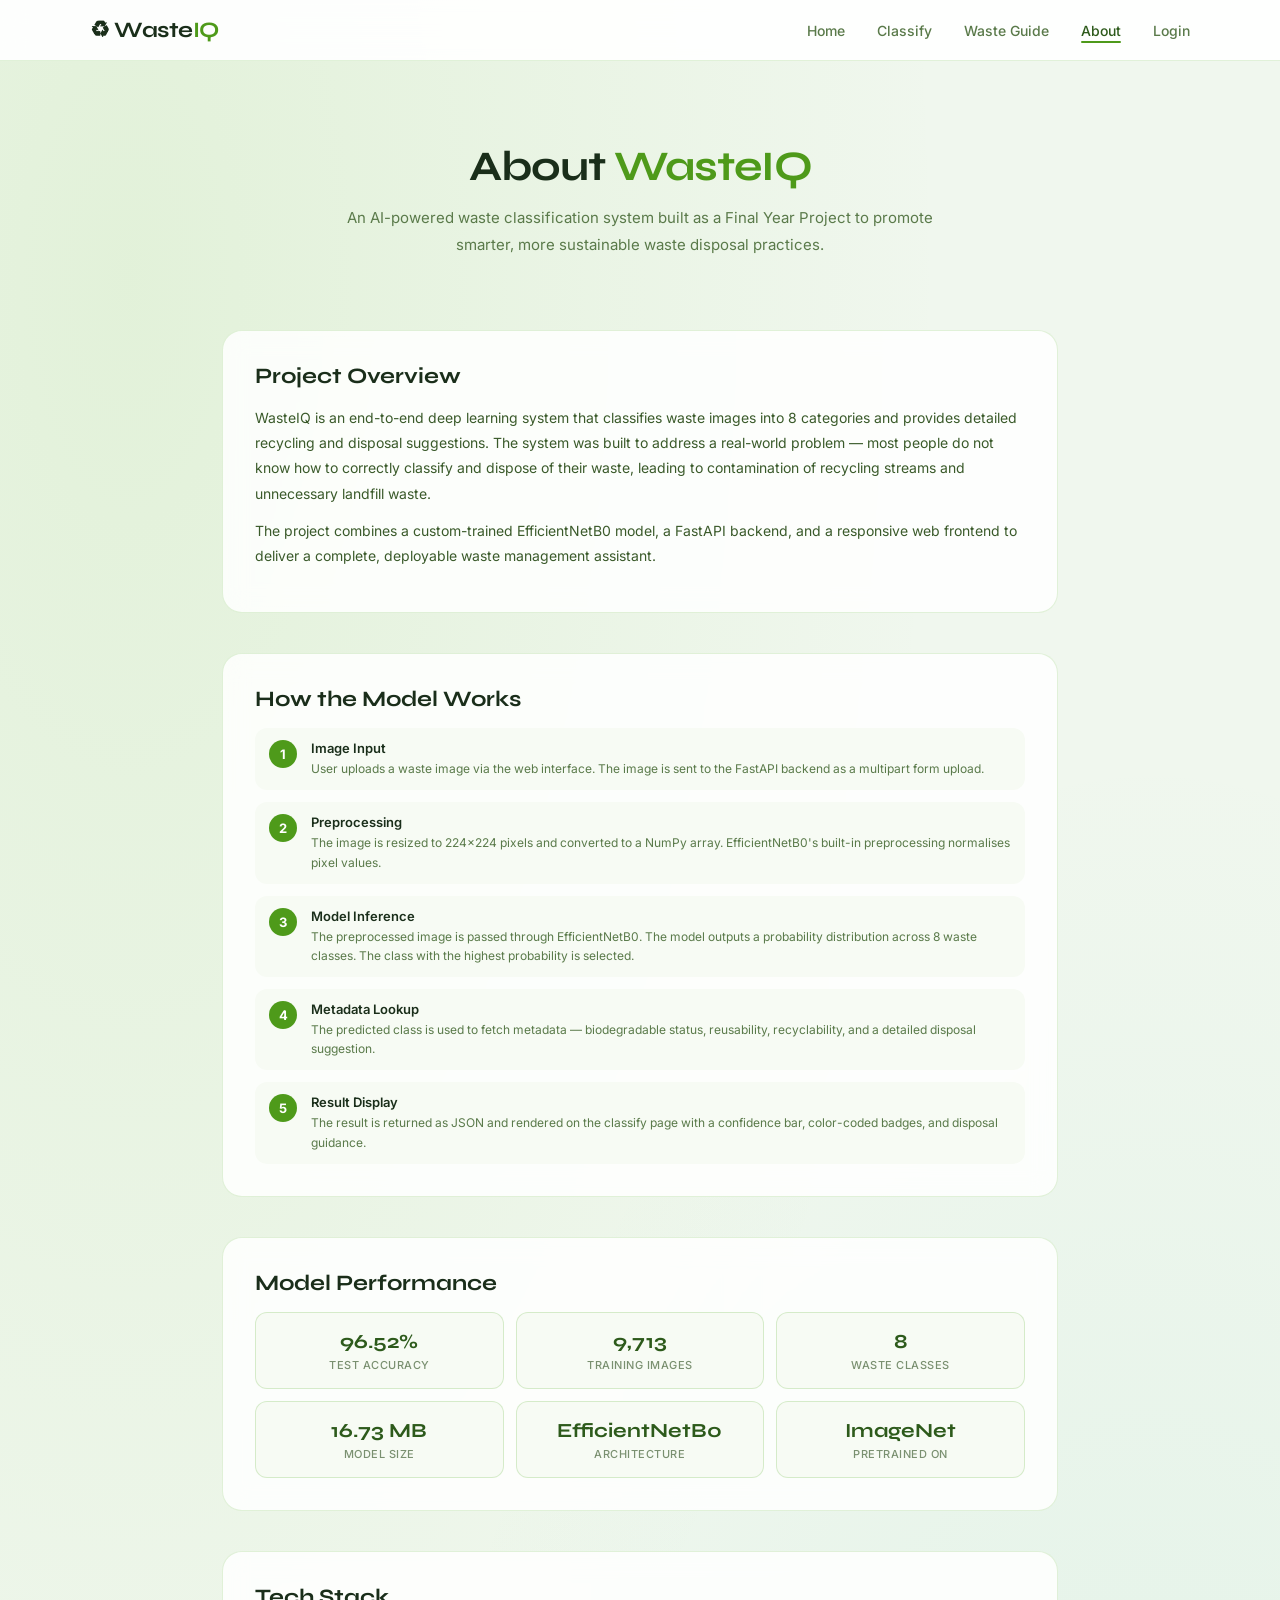
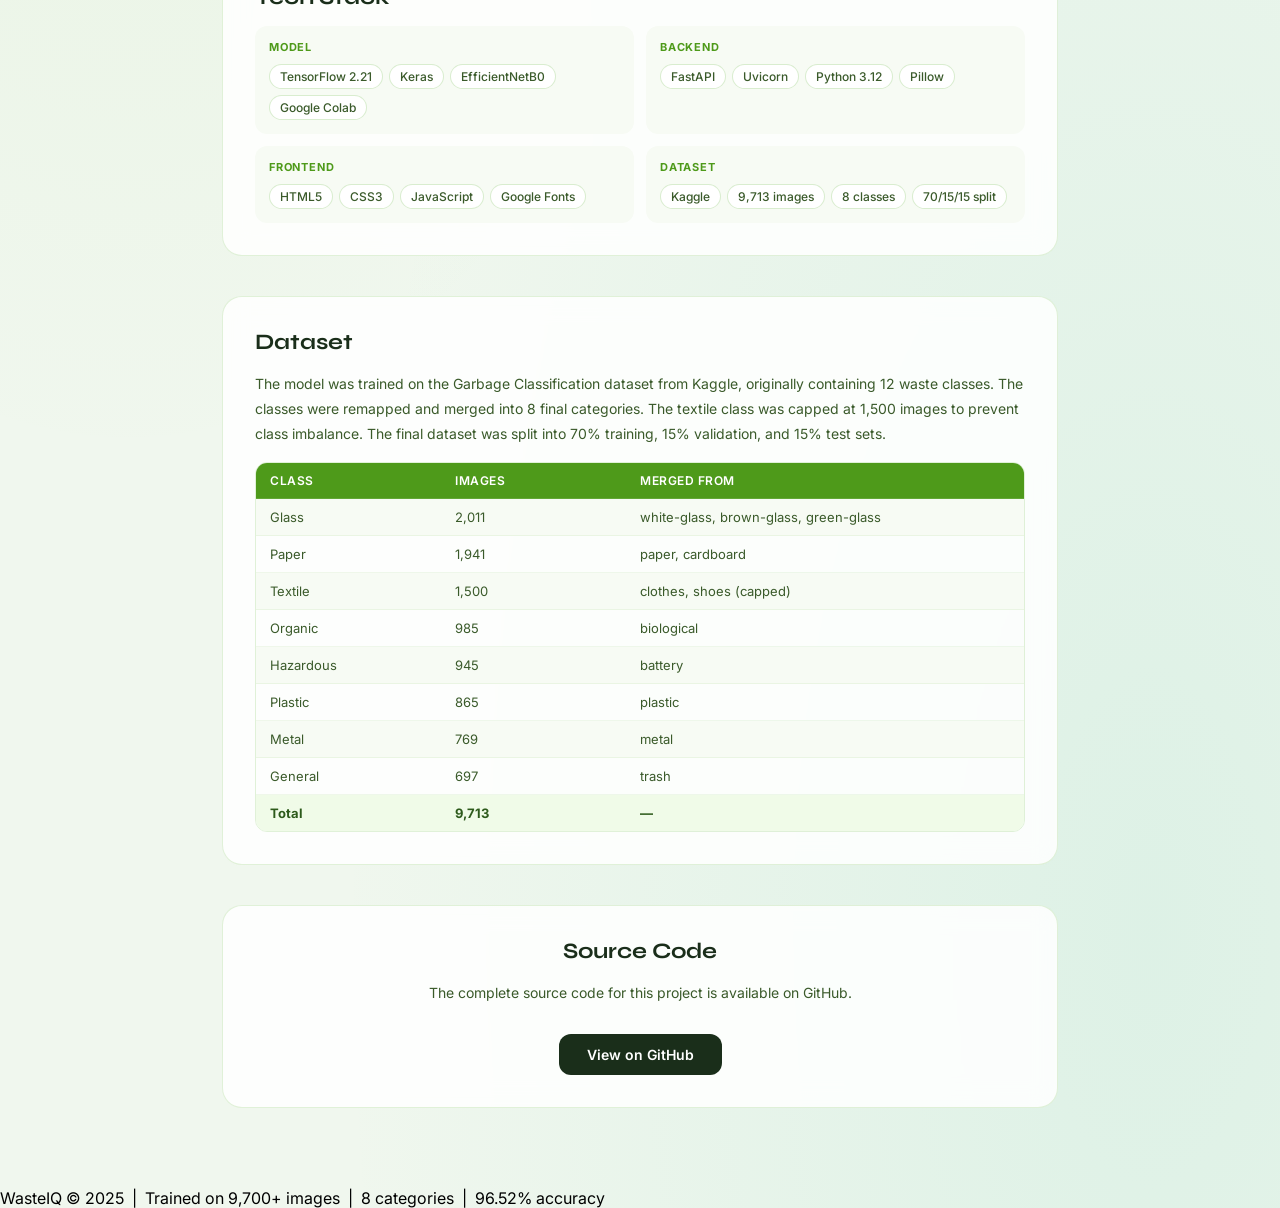
<file: frontend/about.html>
<!DOCTYPE html>
<html lang="en">
<head>
    <meta charset="UTF-8">
    <meta name="viewport" content="width=device-width, initial-scale=1.0">
    <title>WasteIQ — About</title>
    <link rel="stylesheet" href="style.css">
    <link rel="stylesheet" href="about.css">
</head>
<body>

    <nav class="navbar">
        <div class="nav-container">
            <a href="home.html" class="nav-logo">♻ Waste<span>IQ</span></a>
            <ul class="nav-links">
                <li><a href="home.html" class="nav-link">Home</a></li>
                <li><a href="index.html" class="nav-link">Classify</a></li>
                <li><a href="guide.html" class="nav-link">Waste Guide</a></li>
                <li><a href="about.html" class="nav-link active">About</a></li>
                <li><a href="login.html" class="nav-link">Login</a></li>
            </ul>
        </div>
    </nav>

    <div class="about-wrap">

        <!-- Hero -->
        <div class="about-hero">
            <h1>About <span>WasteIQ</span></h1>
            <p>An AI-powered waste classification system built as a Final Year Project to promote smarter, more sustainable waste disposal practices.</p>
        </div>

        <!-- Project Description -->
        <div class="about-section">
            <h2>Project Overview</h2>
            <p>WasteIQ is an end-to-end deep learning system that classifies waste images into 8 categories and provides detailed recycling and disposal suggestions. The system was built to address a real-world problem — most people do not know how to correctly classify and dispose of their waste, leading to contamination of recycling streams and unnecessary landfill waste.</p>
            <p>The project combines a custom-trained EfficientNetB0 model, a FastAPI backend, and a responsive web frontend to deliver a complete, deployable waste management assistant.</p>
        </div>

        <!-- How it works -->
        <div class="about-section">
            <h2>How the Model Works</h2>
            <div class="model-steps">
                <div class="model-step">
                    <div class="ms-num">1</div>
                    <div class="ms-content">
                        <div class="ms-title">Image Input</div>
                        <div class="ms-desc">User uploads a waste image via the web interface. The image is sent to the FastAPI backend as a multipart form upload.</div>
                    </div>
                </div>
                <div class="model-step">
                    <div class="ms-num">2</div>
                    <div class="ms-content">
                        <div class="ms-title">Preprocessing</div>
                        <div class="ms-desc">The image is resized to 224×224 pixels and converted to a NumPy array. EfficientNetB0's built-in preprocessing normalises pixel values.</div>
                    </div>
                </div>
                <div class="model-step">
                    <div class="ms-num">3</div>
                    <div class="ms-content">
                        <div class="ms-title">Model Inference</div>
                        <div class="ms-desc">The preprocessed image is passed through EfficientNetB0. The model outputs a probability distribution across 8 waste classes. The class with the highest probability is selected.</div>
                    </div>
                </div>
                <div class="model-step">
                    <div class="ms-num">4</div>
                    <div class="ms-content">
                        <div class="ms-title">Metadata Lookup</div>
                        <div class="ms-desc">The predicted class is used to fetch metadata — biodegradable status, reusability, recyclability, and a detailed disposal suggestion.</div>
                    </div>
                </div>
                <div class="model-step">
                    <div class="ms-num">5</div>
                    <div class="ms-content">
                        <div class="ms-title">Result Display</div>
                        <div class="ms-desc">The result is returned as JSON and rendered on the classify page with a confidence bar, color-coded badges, and disposal guidance.</div>
                    </div>
                </div>
            </div>
        </div>

        <!-- Model Stats -->
        <div class="about-section">
            <h2>Model Performance</h2>
            <div class="stats-grid">
                <div class="stat-box">
                    <div class="stat-val">96.52%</div>
                    <div class="stat-lbl">Test Accuracy</div>
                </div>
                <div class="stat-box">
                    <div class="stat-val">9,713</div>
                    <div class="stat-lbl">Training Images</div>
                </div>
                <div class="stat-box">
                    <div class="stat-val">8</div>
                    <div class="stat-lbl">Waste Classes</div>
                </div>
                <div class="stat-box">
                    <div class="stat-val">16.73 MB</div>
                    <div class="stat-lbl">Model Size</div>
                </div>
                <div class="stat-box">
                    <div class="stat-val">EfficientNetB0</div>
                    <div class="stat-lbl">Architecture</div>
                </div>
                <div class="stat-box">
                    <div class="stat-val">ImageNet</div>
                    <div class="stat-lbl">Pretrained On</div>
                </div>
            </div>
        </div>

        <!-- Tech Stack -->
        <div class="about-section">
            <h2>Tech Stack</h2>
            <div class="tech-grid">
                <div class="tech-card">
                    <div class="tech-layer">Model</div>
                    <div class="tech-items">
                        <span class="tech-chip">TensorFlow 2.21</span>
                        <span class="tech-chip">Keras</span>
                        <span class="tech-chip">EfficientNetB0</span>
                        <span class="tech-chip">Google Colab</span>
                    </div>
                </div>
                <div class="tech-card">
                    <div class="tech-layer">Backend</div>
                    <div class="tech-items">
                        <span class="tech-chip">FastAPI</span>
                        <span class="tech-chip">Uvicorn</span>
                        <span class="tech-chip">Python 3.12</span>
                        <span class="tech-chip">Pillow</span>
                    </div>
                </div>
                <div class="tech-card">
                    <div class="tech-layer">Frontend</div>
                    <div class="tech-items">
                        <span class="tech-chip">HTML5</span>
                        <span class="tech-chip">CSS3</span>
                        <span class="tech-chip">JavaScript</span>
                        <span class="tech-chip">Google Fonts</span>
                    </div>
                </div>
                <div class="tech-card">
                    <div class="tech-layer">Dataset</div>
                    <div class="tech-items">
                        <span class="tech-chip">Kaggle</span>
                        <span class="tech-chip">9,713 images</span>
                        <span class="tech-chip">8 classes</span>
                        <span class="tech-chip">70/15/15 split</span>
                    </div>
                </div>
            </div>
        </div>

        <!-- Dataset -->
        <div class="about-section">
            <h2>Dataset</h2>
            <p>The model was trained on the Garbage Classification dataset from Kaggle, originally containing 12 waste classes. The classes were remapped and merged into 8 final categories. The textile class was capped at 1,500 images to prevent class imbalance. The final dataset was split into 70% training, 15% validation, and 15% test sets.</p>
            <div class="dataset-table">
                <div class="dt-row dt-header">
                    <span>Class</span>
                    <span>Images</span>
                    <span>Merged From</span>
                </div>
                <div class="dt-row"><span>Glass</span><span>2,011</span><span>white-glass, brown-glass, green-glass</span></div>
                <div class="dt-row"><span>Paper</span><span>1,941</span><span>paper, cardboard</span></div>
                <div class="dt-row"><span>Textile</span><span>1,500</span><span>clothes, shoes (capped)</span></div>
                <div class="dt-row"><span>Organic</span><span>985</span><span>biological</span></div>
                <div class="dt-row"><span>Hazardous</span><span>945</span><span>battery</span></div>
                <div class="dt-row"><span>Plastic</span><span>865</span><span>plastic</span></div>
                <div class="dt-row"><span>Metal</span><span>769</span><span>metal</span></div>
                <div class="dt-row"><span>General</span><span>697</span><span>trash</span></div>
                <div class="dt-row dt-total"><span>Total</span><span>9,713</span><span>—</span></div>
            </div>
        </div>

        <!-- GitHub -->
        <div class="about-section github-section">
            <h2>Source Code</h2>
            <p>The complete source code for this project is available on GitHub.</p>
            <a href="https://github.com/manpreet71/waste-classification" target="_blank" class="github-btn">View on GitHub</a>
        </div>

    </div>

    <footer class="site-footer">
        <p>WasteIQ &copy; 2025 &nbsp;|&nbsp; Trained on 9,700+ images &nbsp;|&nbsp; 8 categories &nbsp;|&nbsp; 96.52% accuracy</p>
    </footer>

</body>
</html>
</file>
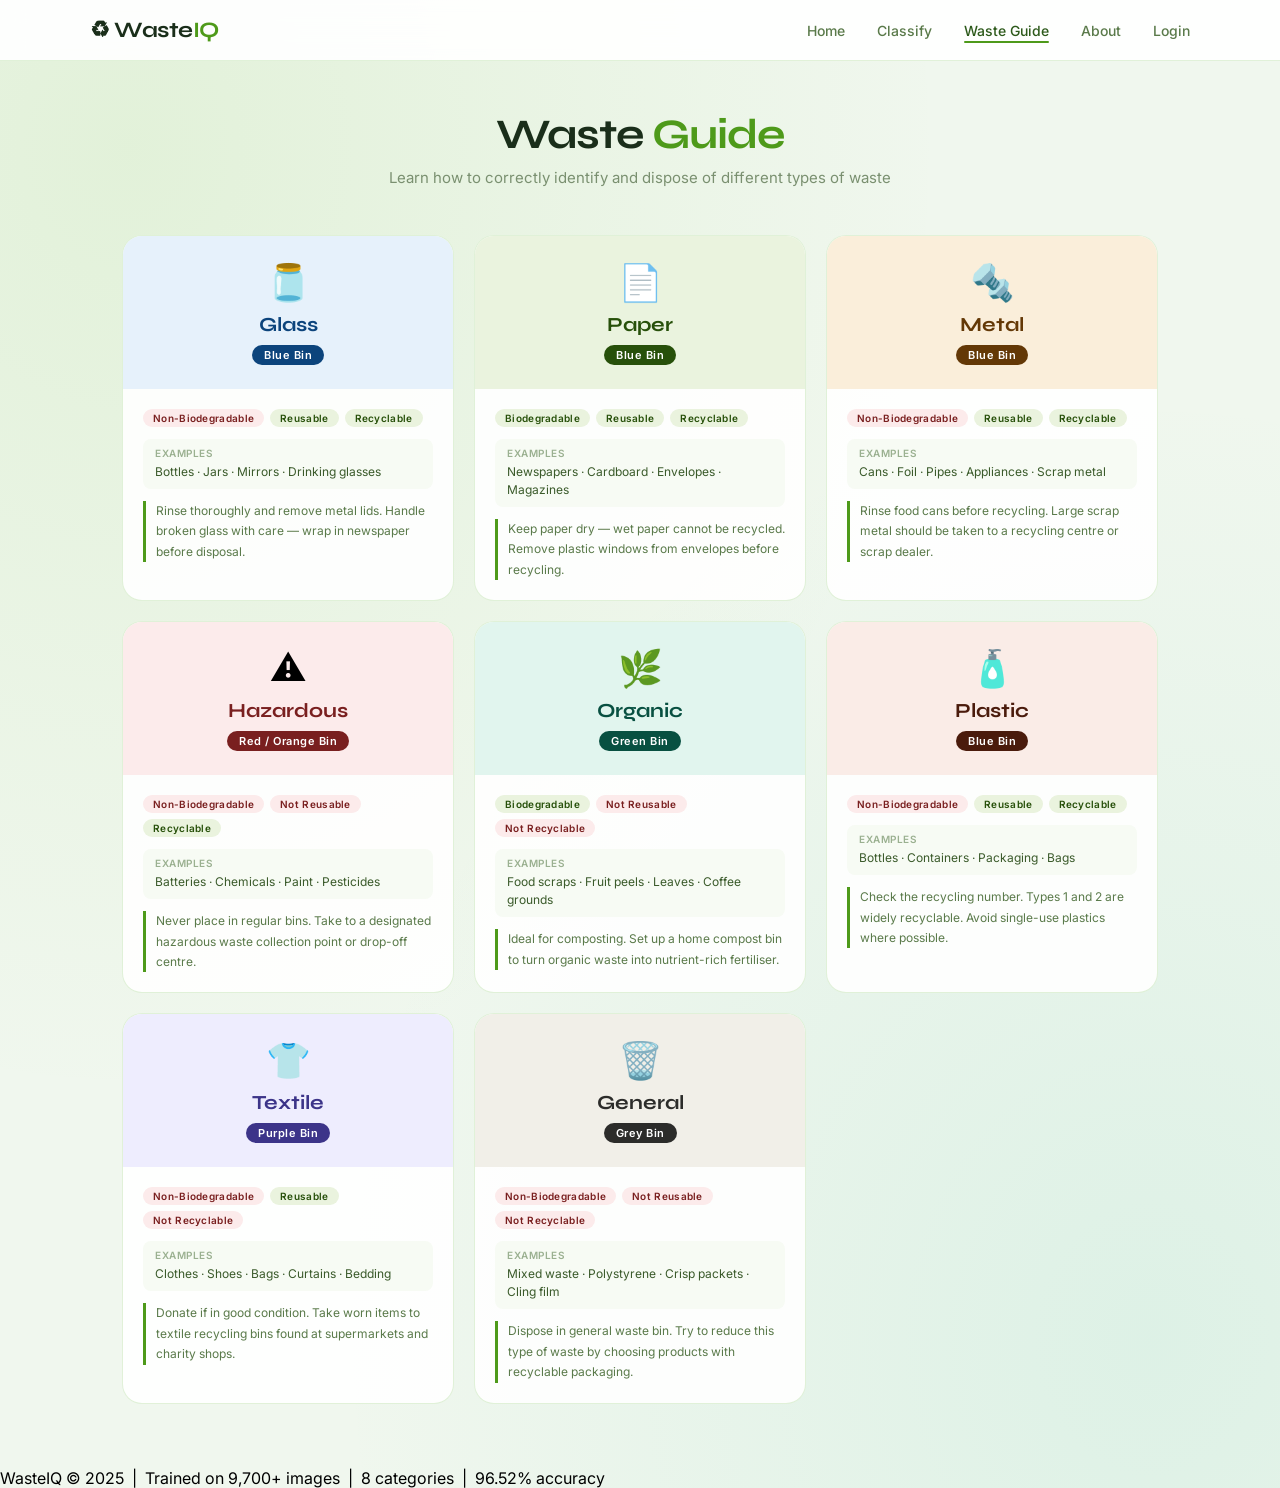
<file: frontend/guide.html>
<!DOCTYPE html>
<html lang="en">
<head>
    <meta charset="UTF-8">
    <meta name="viewport" content="width=device-width, initial-scale=1.0">
    <title>WasteIQ — Waste Guide</title>
    <link rel="stylesheet" href="style.css">
    <link rel="stylesheet" href="guide.css">
</head>
<body>

    <nav class="navbar">
        <div class="nav-container">
            <a href="home.html" class="nav-logo">♻ Waste<span>IQ</span></a>
            <ul class="nav-links">
                <li><a href="home.html" class="nav-link">Home</a></li>
                <li><a href="index.html" class="nav-link">Classify</a></li>
                <li><a href="guide.html" class="nav-link active">Waste Guide</a></li>
                <li><a href="about.html" class="nav-link">About</a></li>
                <li><a href="login.html" class="nav-link">Login</a></li>
            </ul>
        </div>
    </nav>

    <div class="guide-wrap">

        <div class="guide-header">
            <h1>Waste <span>Guide</span></h1>
            <p>Learn how to correctly identify and dispose of different types of waste</p>
        </div>

        <div class="guide-grid">

            <div class="guide-card">
                <div class="guide-card-top" style="background:#E6F1FB;">
                    <div class="guide-icon">🫙</div>
                    <div class="guide-title" style="color:#0C447C;">Glass</div>
                    <div class="guide-bin" style="background:#0C447C;">Blue Bin</div>
                </div>
                <div class="guide-card-body">
                    <div class="guide-tags">
                        <span class="gtag gtag-no">Non-Biodegradable</span>
                        <span class="gtag gtag-yes">Reusable</span>
                        <span class="gtag gtag-yes">Recyclable</span>
                    </div>
                    <div class="guide-examples">
                        <div class="ex-title">Examples</div>
                        <div class="ex-list">Bottles · Jars · Mirrors · Drinking glasses</div>
                    </div>
                    <p class="guide-tip">Rinse thoroughly and remove metal lids. Handle broken glass with care — wrap in newspaper before disposal.</p>
                </div>
            </div>

            <div class="guide-card">
                <div class="guide-card-top" style="background:#EAF3DE;">
                    <div class="guide-icon">📄</div>
                    <div class="guide-title" style="color:#27500A;">Paper</div>
                    <div class="guide-bin" style="background:#27500A;">Blue Bin</div>
                </div>
                <div class="guide-card-body">
                    <div class="guide-tags">
                        <span class="gtag gtag-yes">Biodegradable</span>
                        <span class="gtag gtag-yes">Reusable</span>
                        <span class="gtag gtag-yes">Recyclable</span>
                    </div>
                    <div class="guide-examples">
                        <div class="ex-title">Examples</div>
                        <div class="ex-list">Newspapers · Cardboard · Envelopes · Magazines</div>
                    </div>
                    <p class="guide-tip">Keep paper dry — wet paper cannot be recycled. Remove plastic windows from envelopes before recycling.</p>
                </div>
            </div>

            <div class="guide-card">
                <div class="guide-card-top" style="background:#FAEEDA;">
                    <div class="guide-icon">🔩</div>
                    <div class="guide-title" style="color:#633806;">Metal</div>
                    <div class="guide-bin" style="background:#633806;">Blue Bin</div>
                </div>
                <div class="guide-card-body">
                    <div class="guide-tags">
                        <span class="gtag gtag-no">Non-Biodegradable</span>
                        <span class="gtag gtag-yes">Reusable</span>
                        <span class="gtag gtag-yes">Recyclable</span>
                    </div>
                    <div class="guide-examples">
                        <div class="ex-title">Examples</div>
                        <div class="ex-list">Cans · Foil · Pipes · Appliances · Scrap metal</div>
                    </div>
                    <p class="guide-tip">Rinse food cans before recycling. Large scrap metal should be taken to a recycling centre or scrap dealer.</p>
                </div>
            </div>

            <div class="guide-card">
                <div class="guide-card-top" style="background:#FCEBEB;">
                    <div class="guide-icon">⚠️</div>
                    <div class="guide-title" style="color:#791F1F;">Hazardous</div>
                    <div class="guide-bin" style="background:#791F1F;">Red / Orange Bin</div>
                </div>
                <div class="guide-card-body">
                    <div class="guide-tags">
                        <span class="gtag gtag-no">Non-Biodegradable</span>
                        <span class="gtag gtag-no">Not Reusable</span>
                        <span class="gtag gtag-yes">Recyclable</span>
                    </div>
                    <div class="guide-examples">
                        <div class="ex-title">Examples</div>
                        <div class="ex-list">Batteries · Chemicals · Paint · Pesticides</div>
                    </div>
                    <p class="guide-tip">Never place in regular bins. Take to a designated hazardous waste collection point or drop-off centre.</p>
                </div>
            </div>

            <div class="guide-card">
                <div class="guide-card-top" style="background:#E1F5EE;">
                    <div class="guide-icon">🌿</div>
                    <div class="guide-title" style="color:#085041;">Organic</div>
                    <div class="guide-bin" style="background:#085041;">Green Bin</div>
                </div>
                <div class="guide-card-body">
                    <div class="guide-tags">
                        <span class="gtag gtag-yes">Biodegradable</span>
                        <span class="gtag gtag-no">Not Reusable</span>
                        <span class="gtag gtag-no">Not Recyclable</span>
                    </div>
                    <div class="guide-examples">
                        <div class="ex-title">Examples</div>
                        <div class="ex-list">Food scraps · Fruit peels · Leaves · Coffee grounds</div>
                    </div>
                    <p class="guide-tip">Ideal for composting. Set up a home compost bin to turn organic waste into nutrient-rich fertiliser.</p>
                </div>
            </div>

            <div class="guide-card">
                <div class="guide-card-top" style="background:#FAECE7;">
                    <div class="guide-icon">🧴</div>
                    <div class="guide-title" style="color:#4A1B0C;">Plastic</div>
                    <div class="guide-bin" style="background:#4A1B0C;">Blue Bin</div>
                </div>
                <div class="guide-card-body">
                    <div class="guide-tags">
                        <span class="gtag gtag-no">Non-Biodegradable</span>
                        <span class="gtag gtag-yes">Reusable</span>
                        <span class="gtag gtag-yes">Recyclable</span>
                    </div>
                    <div class="guide-examples">
                        <div class="ex-title">Examples</div>
                        <div class="ex-list">Bottles · Containers · Packaging · Bags</div>
                    </div>
                    <p class="guide-tip">Check the recycling number. Types 1 and 2 are widely recyclable. Avoid single-use plastics where possible.</p>
                </div>
            </div>

            <div class="guide-card">
                <div class="guide-card-top" style="background:#EEEDFE;">
                    <div class="guide-icon">👕</div>
                    <div class="guide-title" style="color:#3C3489;">Textile</div>
                    <div class="guide-bin" style="background:#3C3489;">Purple Bin</div>
                </div>
                <div class="guide-card-body">
                    <div class="guide-tags">
                        <span class="gtag gtag-no">Non-Biodegradable</span>
                        <span class="gtag gtag-yes">Reusable</span>
                        <span class="gtag gtag-no">Not Recyclable</span>
                    </div>
                    <div class="guide-examples">
                        <div class="ex-title">Examples</div>
                        <div class="ex-list">Clothes · Shoes · Bags · Curtains · Bedding</div>
                    </div>
                    <p class="guide-tip">Donate if in good condition. Take worn items to textile recycling bins found at supermarkets and charity shops.</p>
                </div>
            </div>

            <div class="guide-card">
                <div class="guide-card-top" style="background:#F1EFE8;">
                    <div class="guide-icon">🗑️</div>
                    <div class="guide-title" style="color:#2C2C2A;">General</div>
                    <div class="guide-bin" style="background:#2C2C2A;">Grey Bin</div>
                </div>
                <div class="guide-card-body">
                    <div class="guide-tags">
                        <span class="gtag gtag-no">Non-Biodegradable</span>
                        <span class="gtag gtag-no">Not Reusable</span>
                        <span class="gtag gtag-no">Not Recyclable</span>
                    </div>
                    <div class="guide-examples">
                        <div class="ex-title">Examples</div>
                        <div class="ex-list">Mixed waste · Polystyrene · Crisp packets · Cling film</div>
                    </div>
                    <p class="guide-tip">Dispose in general waste bin. Try to reduce this type of waste by choosing products with recyclable packaging.</p>
                </div>
            </div>

        </div>
    </div>

    <footer class="site-footer">
        <p>WasteIQ &copy; 2025 &nbsp;|&nbsp; Trained on 9,700+ images &nbsp;|&nbsp; 8 categories &nbsp;|&nbsp; 96.52% accuracy</p>
    </footer>

</body>
</html>
</file>
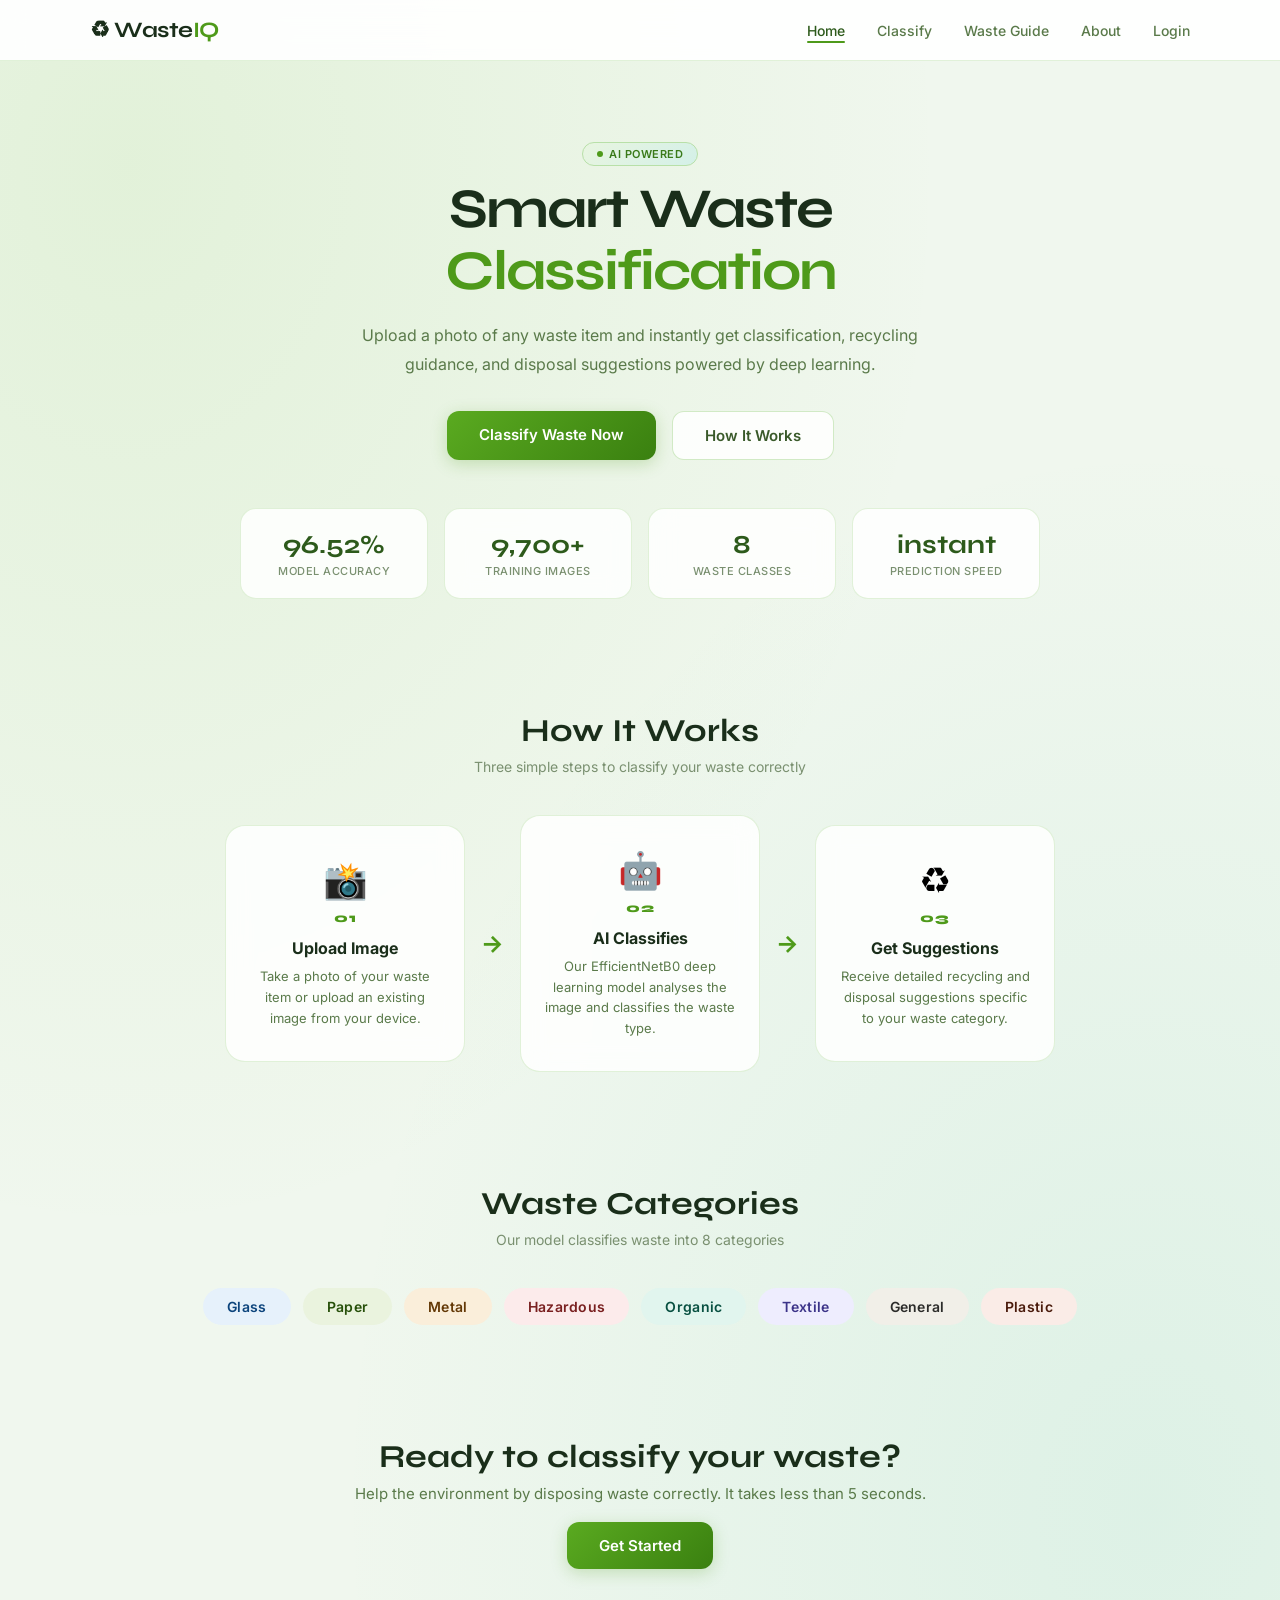
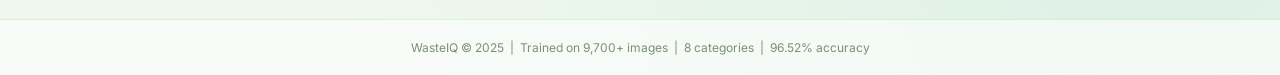
<file: frontend/home.html>
<!DOCTYPE html>
<html lang="en">
<head>
    <meta charset="UTF-8">
    <meta name="viewport" content="width=device-width, initial-scale=1.0">
    <title>WasteIQ — Home</title>
    <link rel="stylesheet" href="style.css">
    <link rel="stylesheet" href="home.css">
</head>
<body>

    <nav class="navbar">
        <div class="nav-container">
            <a href="home.html" class="nav-logo">♻ Waste<span>IQ</span></a>
            <ul class="nav-links">
                <li><a href="home.html" class="nav-link active">Home</a></li>
                <li><a href="index.html" class="nav-link">Classify</a></li>
                <li><a href="guide.html" class="nav-link">Waste Guide</a></li>
                <li><a href="about.html" class="nav-link">About</a></li>
                <li><a href="login.html" class="nav-link">Login</a></li>
            </ul>
        </div>
    </nav>

    <!-- Hero Section -->
    <section class="hero">
        <div class="hero-content">
            <div class="ai-badge">AI POWERED</div>
            <h1>Smart Waste<br><span>Classification</span></h1>
            <p>Upload a photo of any waste item and instantly get classification, recycling guidance, and disposal suggestions powered by deep learning.</p>
            <div class="hero-btns">
                <a href="index.html" class="btn-primary">Classify Waste Now</a>
                <a href="about.html" class="btn-secondary">How It Works</a>
            </div>
        </div>
        <div class="hero-stats">
            <div class="stat-card">
                <div class="stat-number">96.52%</div>
                <div class="stat-label">Model Accuracy</div>
            </div>
            <div class="stat-card">
                <div class="stat-number">9,700+</div>
                <div class="stat-label">Training Images</div>
            </div>
            <div class="stat-card">
                <div class="stat-number">8</div>
                <div class="stat-label">Waste Classes</div>
            </div>
            <div class="stat-card">
                <div class="stat-number">instant</div>
                <div class="stat-label">Prediction Speed</div>
            </div>
        </div>
    </section>

    <!-- How It Works -->
    <section class="how-it-works">
        <h2>How It Works</h2>
        <p class="section-sub">Three simple steps to classify your waste correctly</p>
        <div class="steps-grid">
            <div class="step-card">
                <div class="step-icon">📸</div>
                <div class="step-num">01</div>
                <h3>Upload Image</h3>
                <p>Take a photo of your waste item or upload an existing image from your device.</p>
            </div>
            <div class="step-arrow">→</div>
            <div class="step-card">
                <div class="step-icon">🤖</div>
                <div class="step-num">02</div>
                <h3>AI Classifies</h3>
                <p>Our EfficientNetB0 deep learning model analyses the image and classifies the waste type.</p>
            </div>
            <div class="step-arrow">→</div>
            <div class="step-card">
                <div class="step-icon">♻</div>
                <div class="step-num">03</div>
                <h3>Get Suggestions</h3>
                <p>Receive detailed recycling and disposal suggestions specific to your waste category.</p>
            </div>
        </div>
    </section>

    <!-- Waste Categories -->
    <section class="categories">
        <h2>Waste Categories</h2>
        <p class="section-sub">Our model classifies waste into 8 categories</p>
        <div class="categories-grid">
            <div class="cat-chip" style="background:#E6F1FB;color:#0C447C;">Glass</div>
            <div class="cat-chip" style="background:#EAF3DE;color:#27500A;">Paper</div>
            <div class="cat-chip" style="background:#FAEEDA;color:#633806;">Metal</div>
            <div class="cat-chip" style="background:#FCEBEB;color:#791F1F;">Hazardous</div>
            <div class="cat-chip" style="background:#E1F5EE;color:#085041;">Organic</div>
            <div class="cat-chip" style="background:#EEEDFE;color:#3C3489;">Textile</div>
            <div class="cat-chip" style="background:#F1EFE8;color:#2C2C2A;">General</div>
            <div class="cat-chip" style="background:#FAECE7;color:#4A1B0C;">Plastic</div>
        </div>
    </section>

    <!-- CTA -->
    <section class="cta">
        <h2>Ready to classify your waste?</h2>
        <p>Help the environment by disposing waste correctly. It takes less than 5 seconds.</p>
        <a href="index.html" class="btn-primary">Get Started</a>
    </section>

    <!-- Footer -->
    <footer class="site-footer">
        <p>WasteIQ &copy; 2025 &nbsp;|&nbsp; Trained on 9,700+ images &nbsp;|&nbsp; 8 categories &nbsp;|&nbsp; 96.52% accuracy</p>
    </footer>

</body>
</html>
</file>
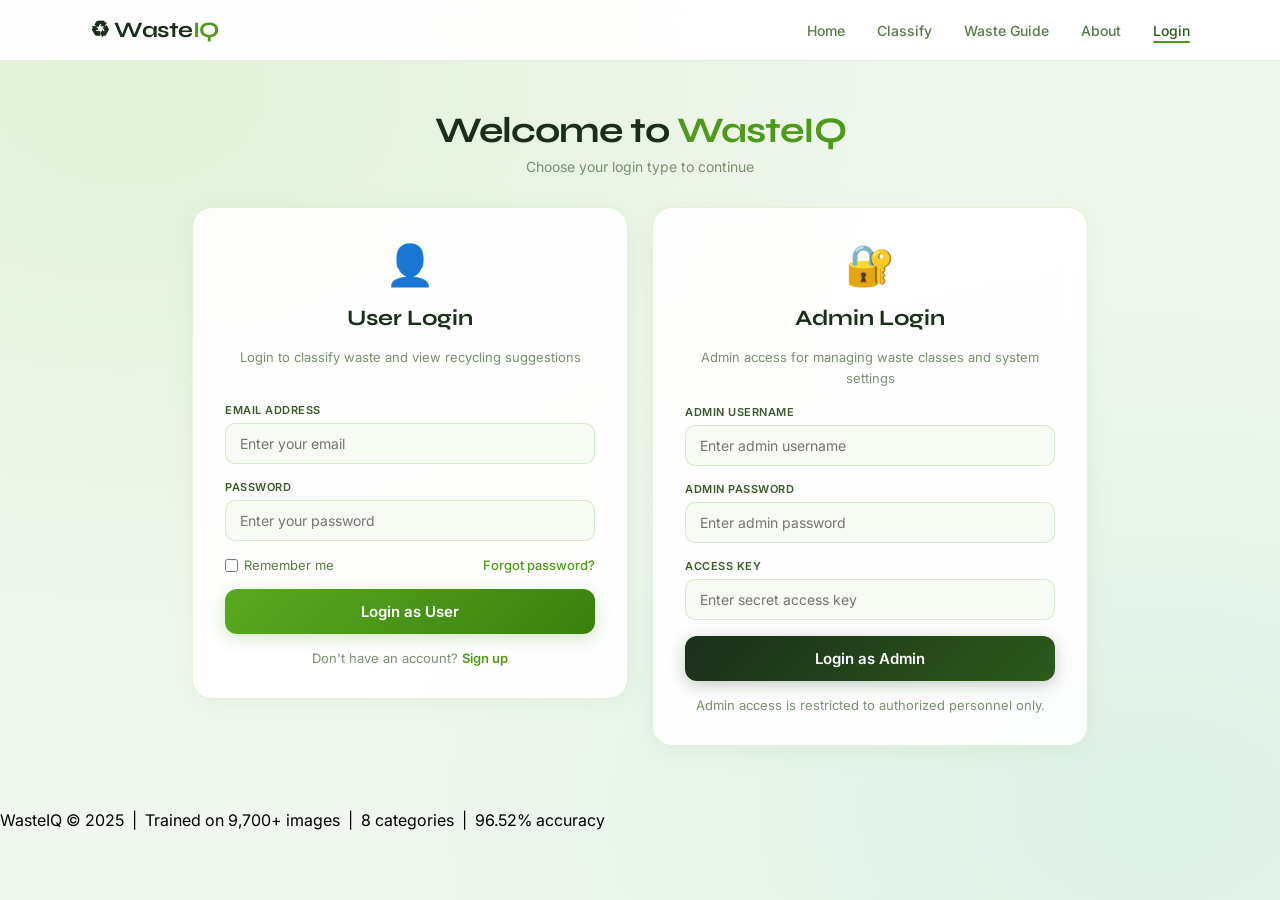
<file: frontend/login.html>
<!DOCTYPE html>
<html lang="en">
<head>
    <meta charset="UTF-8">
    <meta name="viewport" content="width=device-width, initial-scale=1.0">
    <title>WasteIQ — Login</title>
    <link rel="stylesheet" href="style.css">
    <link rel="stylesheet" href="login.css">
</head>
<body>

    <nav class="navbar">
        <div class="nav-container">
            <a href="home.html" class="nav-logo">♻ Waste<span>IQ</span></a>
            <ul class="nav-links">
                <li><a href="home.html" class="nav-link">Home</a></li>
                <li><a href="index.html" class="nav-link">Classify</a></li>
                <li><a href="guide.html" class="nav-link">Waste Guide</a></li>
                <li><a href="about.html" class="nav-link">About</a></li>
                <li><a href="login.html" class="nav-link active">Login</a></li>
            </ul>
        </div>
    </nav>

    <div class="login-wrap">

        <div class="login-header">
            <h1>Welcome to <span>WasteIQ</span></h1>
            <p>Choose your login type to continue</p>
        </div>

        <div class="login-cards-row">

            <!-- User Login -->
            <div class="login-card">
                <div class="login-icon">👤</div>
                <h2>User Login</h2>
                <p>Login to classify waste and view recycling suggestions</p>
                <div class="form-group">
                    <label>Email Address</label>
                    <input type="email" placeholder="Enter your email" />
                </div>
                <div class="form-group">
                    <label>Password</label>
                    <input type="password" placeholder="Enter your password" />
                </div>
                <div class="form-options">
                    <label class="remember-me">
                        <input type="checkbox" /> Remember me
                    </label>
                    <a href="#" class="forgot-link">Forgot password?</a>
                </div>
                <button class="login-btn" onclick="handleLogin('user')">Login as User</button>
                <div class="form-footer">
                    Don't have an account? <a href="#">Sign up</a>
                </div>
            </div>

            <!-- Admin Login -->
            <div class="login-card">
                <div class="login-icon">🔐</div>
                <h2>Admin Login</h2>
                <p>Admin access for managing waste classes and system settings</p>
                <div class="form-group">
                    <label>Admin Username</label>
                    <input type="text" placeholder="Enter admin username" />
                </div>
                <div class="form-group">
                    <label>Admin Password</label>
                    <input type="password" placeholder="Enter admin password" />
                </div>
                <div class="form-group">
                    <label>Access Key</label>
                    <input type="password" placeholder="Enter secret access key" />
                </div>
                <button class="login-btn admin" onclick="handleLogin('admin')">Login as Admin</button>
                <div class="form-footer">
                    Admin access is restricted to authorized personnel only.
                </div>
            </div>

        </div>
    </div>

    <footer class="site-footer">
        <p>WasteIQ &copy; 2025 &nbsp;|&nbsp; Trained on 9,700+ images &nbsp;|&nbsp; 8 categories &nbsp;|&nbsp; 96.52% accuracy</p>
    </footer>

    <script src="login.js"></script>
</body>
</html>
</file>
<file: frontend/style.css>
@import url('https://fonts.googleapis.com/css2?family=Inter:wght@300;400;500;600;700&family=Syne:wght@700;800&display=swap');

* { margin: 0; padding: 0; box-sizing: border-box; }

body {
    font-family: 'Inter', sans-serif;
    background: #f0f7ee;
    min-height: 100vh;
    display: flex;
    align-items: center;
    justify-content: center;
    padding: 2rem;
    background-image:
        radial-gradient(ellipse at 10% 10%, rgba(126,200,67,0.12) 0%, transparent 50%),
        radial-gradient(ellipse at 90% 90%, rgba(56,189,158,0.1) 0%, transparent 50%);
}

.container {
    width: 100%;
    max-width: 700px;
    display: flex;
    flex-direction: column;
    gap: 1.25rem;
}

/* Header */
.header {
    text-align: center;
    margin-bottom: 0.5rem;
    animation: fadeDown 0.6s ease;
}

.header h1 {
    font-family: 'Syne', sans-serif;
    font-size: 58px;
    font-weight: 800;
    color: #1a2e1a;
    letter-spacing: -1.5px;
    margin-bottom: 6px;
}

.header h1 span { color: #4e9a1a; }

.header p {
    font-size: 14px;
    color: #7a9070;
    font-weight: 400;
}

.ai-badge {
    display: inline-flex;
    align-items: center;
    gap: 6px;
    background: linear-gradient(135deg, #e8f5e0, #d4f0e8);
    border: 1px solid #b8e0a8;
    border-radius: 20px;
    padding: 4px 14px;
    font-size: 11px;
    font-weight: 600;
    color: #3a7a1a;
    margin-bottom: 12px;
    letter-spacing: 0.5px;
}

.ai-badge::before {
    content: '';
    width: 6px;
    height: 6px;
    border-radius: 50%;
    background: #4e9a1a;
    animation: pulse 1.5s infinite;
}

/* Card base */
.card {
    background: rgba(255,255,255,0.85);
    border: 1px solid rgba(180,220,160,0.4);
    border-radius: 20px;
    padding: 1.75rem;
    backdrop-filter: blur(12px);
    box-shadow: 0 4px 24px rgba(80,140,60,0.07);
    animation: fadeUp 0.5s ease;
}

/* Upload Area */
.upload-area {
    border: 2px dashed rgba(78,154,26,0.35);
    border-radius: 14px;
    padding: 2.5rem 1.5rem;
    text-align: center;
    cursor: pointer;
    transition: all 0.25s ease;
    min-height: 200px;
    display: flex;
    align-items: center;
    justify-content: center;
    margin-bottom: 1.25rem;
    background: rgba(240,247,235,0.5);
}

.upload-area:hover {
    border-color: #4e9a1a;
    background: rgba(126,200,67,0.06);
    transform: translateY(-2px);
}

.upload-area.dragover {
    border-color: #4e9a1a;
    background: rgba(126,200,67,0.1);
    transform: scale(1.01);
}

.upload-icon { font-size: 44px; margin-bottom: 0.75rem; }

.upload-content p {
    font-size: 15px;
    color: #3a5a2a;
    font-weight: 500;
    margin-bottom: 4px;
}

.upload-content span {
    font-size: 12px;
    color: #9ab890;
}

#preview-img {
    max-width: 100%;
    max-height: 280px;
    border-radius: 10px;
    object-fit: contain;
}

/* Button */
.predict-btn {
    width: 100%;
    padding: 14px;
    background: linear-gradient(135deg, #5aaa20, #3a8010);
    color: white;
    border: none;
    border-radius: 12px;
    font-size: 15px;
    font-weight: 600;
    font-family: 'Inter', sans-serif;
    cursor: pointer;
    transition: all 0.25s ease;
    letter-spacing: 0.3px;
    box-shadow: 0 4px 16px rgba(78,154,26,0.25);
    display: flex;
    align-items: center;
    justify-content: center;
    gap: 8px;
}

.predict-btn:hover:not(:disabled) {
    transform: translateY(-2px);
    box-shadow: 0 8px 28px rgba(78,154,26,0.3);
}

.predict-btn:active:not(:disabled) { transform: translateY(0); }

.predict-btn:disabled {
    background: #d8e8d0;
    color: #a0b898;
    cursor: not-allowed;
    box-shadow: none;
}

/* Scanning animation */
.scan-line {
    display: none;
    width: 100%;
    height: 2px;
    background: linear-gradient(90deg, transparent, #4e9a1a, transparent);
    border-radius: 2px;
    margin-top: 1rem;
    animation: scan 1.2s ease-in-out infinite;
}

.scan-line.active { display: block; }

/* Result Card */
.result-card {
    background: rgba(255,255,255,0.9);
    border: 1px solid rgba(126,200,67,0.3);
    border-radius: 20px;
    padding: 1.75rem;
    box-shadow: 0 4px 24px rgba(80,140,60,0.08);
    animation: fadeUp 0.5s ease;
}

.result-header {
    display: flex;
    align-items: center;
    justify-content: space-between;
    margin-bottom: 1.25rem;
}

.result-header h2 {
    font-family: 'Syne', sans-serif;
    font-size: 17px;
    color: #1a2e1a;
    font-weight: 700;
}

.waste-type-badge {
    padding: 5px 16px;
    border-radius: 20px;
    font-size: 12px;
    font-weight: 700;
    background: linear-gradient(135deg, #e8f5e0, #d4f0c8);
    color: #2a6a0a;
    border: 1px solid #b8e0a0;
    letter-spacing: 0.5px;
}

.result-grid {
    display: grid;
    grid-template-columns: 1fr 1fr;
    gap: 10px;
    margin-bottom: 10px;
}

.result-item {
    background: #f7fbf4;
    border: 1px solid rgba(180,220,160,0.5);
    border-radius: 12px;
    padding: 12px 14px;
    display: flex;
    flex-direction: column;
    gap: 5px;
    transition: transform 0.2s, box-shadow 0.2s;
}

.result-item:hover {
    transform: translateY(-2px);
    box-shadow: 0 4px 12px rgba(80,140,60,0.08);
}

.label {
    font-size: 10px;
    color: #9ab090;
    text-transform: uppercase;
    letter-spacing: 0.8px;
    font-weight: 600;
}

.value {
    font-size: 15px;
    font-weight: 600;
    color: #1a2e1a;
}

.value.biodegradable     { color: #3a8a1a; }
.value.non-biodegradable { color: #c04040; }
.value.yes { color: #3a8a1a; }
.value.no  { color: #c04040; }

/* Confidence */
.confidence-wrap {
    background: #f7fbf4;
    border: 1px solid rgba(180,220,160,0.5);
    border-radius: 12px;
    padding: 12px 14px;
    margin-bottom: 10px;
}

.confidence-top {
    display: flex;
    justify-content: space-between;
    align-items: center;
    margin-bottom: 10px;
}

.confidence-bar-bg {
    height: 8px;
    background: #e4f0dc;
    border-radius: 10px;
    overflow: hidden;
}

.confidence-bar-fill {
    height: 100%;
    border-radius: 10px;
    background: linear-gradient(90deg, #7ec843, #4e9a1a);
    width: 0%;
    transition: width 1.2s cubic-bezier(0.4, 0, 0.2, 1);
}

/* Disposal */
.disposal-box {
    background: linear-gradient(135deg, #f0fbe8, #e8f8f0);
    border: 1px solid rgba(126,200,67,0.25);
    border-radius: 12px;
    padding: 14px 16px;
    display: flex;
    flex-direction: column;
    gap: 7px;
}

.disposal-box p {
    font-size: 14px;
    color: #3a5a2a;
    line-height: 1.7;
    font-weight: 400;
}

/* Footer */
.footer {
    text-align: center;
    font-size: 11px;
    color: #a0b898;
    animation: fadeUp 0.7s ease;
}

/* Animations */
@keyframes fadeUp {
    from { opacity: 0; transform: translateY(16px); }
    to   { opacity: 1; transform: translateY(0); }
}

@keyframes fadeDown {
    from { opacity: 0; transform: translateY(-16px); }
    to   { opacity: 1; transform: translateY(0); }
}

@keyframes pulse {
    0%, 100% { opacity: 1; transform: scale(1); }
    50%       { opacity: 0.5; transform: scale(1.4); }
}

@keyframes scan {
    0%   { transform: translateX(-100%); }
    100% { transform: translateX(100%); }
}

/* ── Navbar ── */
.navbar {
    width: 100%;
    background: rgba(255,255,255,0.92);
    border-bottom: 1px solid rgba(180,220,160,0.4);
    backdrop-filter: blur(12px);
    position: sticky;
    top: 0;
    z-index: 100;
    padding: 0 2rem;
}

.nav-container {
    max-width: 1100px;
    margin: 0 auto;
    display: flex;
    align-items: center;
    justify-content: space-between;
    height: 60px;
}

.nav-logo {
    font-family: 'Syne', sans-serif;
    font-size: 22px;
    font-weight: 700;
    color: #1a2e1a;
    text-decoration: none;
    letter-spacing: -0.5px;
}

.nav-logo span { color: #4e9a1a; }

.nav-links {
    list-style: none;
    display: flex;
    gap: 2rem;
}

.nav-link {
    font-size: 14px;
    font-weight: 500;
    color: #5a7a4a;
    text-decoration: none;
    transition: color 0.2s;
    position: relative;
    padding-bottom: 4px;
}

.nav-link:hover { color: #2d5a1b; }

.nav-link.active {
    color: #2d5a1b;
}

.nav-link.active::after {
    content: '';
    position: absolute;
    bottom: 0;
    left: 0;
    width: 100%;
    height: 2px;
    background: #4e9a1a;
    border-radius: 2px;
}

/* ── Classify page layout fix ── */
body {
    display: block;
}

.container {
    margin: 2rem auto;
}
</file>
<file: frontend/about.css>
body {
    display: block;
    padding: 0;
    background: #f0f7ee;
    background-image:
        radial-gradient(ellipse at 10% 10%, rgba(126,200,67,0.12) 0%, transparent 50%),
        radial-gradient(ellipse at 90% 90%, rgba(56,189,158,0.1) 0%, transparent 50%);
}

.about-wrap {
    max-width: 900px;
    margin: 0 auto;
    padding: 3rem 2rem 5rem;
    display: flex;
    flex-direction: column;
    gap: 2.5rem;
}

.about-hero {
    text-align: center;
    padding: 2rem 0;
}

.about-hero h1 {
    font-family: 'Syne', sans-serif;
    font-size: 42px;
    font-weight: 700;
    color: #1a2e1a;
    letter-spacing: -1px;
    margin-bottom: 0.75rem;
}

.about-hero h1 span { color: #4e9a1a; }

.about-hero p {
    font-size: 15px;
    color: #5a7a4a;
    line-height: 1.8;
    max-width: 600px;
    margin: 0 auto;
}

.about-section {
    background: rgba(255,255,255,0.85);
    border: 1px solid rgba(180,220,160,0.4);
    border-radius: 20px;
    padding: 2rem;
    backdrop-filter: blur(12px);
}

.about-section h2 {
    font-family: 'Syne', sans-serif;
    font-size: 22px;
    font-weight: 700;
    color: #1a2e1a;
    margin-bottom: 1rem;
}

.about-section p {
    font-size: 14px;
    color: #3a5a2a;
    line-height: 1.8;
    margin-bottom: 0.75rem;
}

/* Model steps */
.model-steps {
    display: flex;
    flex-direction: column;
    gap: 12px;
}

.model-step {
    display: flex;
    align-items: flex-start;
    gap: 14px;
    background: #f7fbf4;
    border-radius: 12px;
    padding: 12px 14px;
}

.ms-num {
    width: 28px;
    height: 28px;
    border-radius: 50%;
    background: #4e9a1a;
    color: white;
    font-size: 13px;
    font-weight: 700;
    display: flex;
    align-items: center;
    justify-content: center;
    flex-shrink: 0;
}

.ms-title {
    font-size: 13px;
    font-weight: 600;
    color: #1a2e1a;
    margin-bottom: 3px;
}

.ms-desc {
    font-size: 12px;
    color: #5a7a4a;
    line-height: 1.6;
}

/* Stats */
.stats-grid {
    display: grid;
    grid-template-columns: repeat(3, 1fr);
    gap: 12px;
}

.stat-box {
    background: #f7fbf4;
    border: 1px solid rgba(180,220,160,0.5);
    border-radius: 12px;
    padding: 1rem;
    text-align: center;
}

.stat-val {
    font-family: 'Syne', sans-serif;
    font-size: 20px;
    font-weight: 700;
    color: #2d5a1b;
    margin-bottom: 4px;
}

.stat-lbl {
    font-size: 11px;
    color: #7a9070;
    font-weight: 500;
    text-transform: uppercase;
    letter-spacing: 0.5px;
}

/* Tech stack */
.tech-grid {
    display: grid;
    grid-template-columns: 1fr 1fr;
    gap: 12px;
}

.tech-card {
    background: #f7fbf4;
    border-radius: 12px;
    padding: 14px;
}

.tech-layer {
    font-size: 11px;
    font-weight: 700;
    color: #4e9a1a;
    text-transform: uppercase;
    letter-spacing: 0.8px;
    margin-bottom: 10px;
}

.tech-items {
    display: flex;
    flex-wrap: wrap;
    gap: 6px;
}

.tech-chip {
    font-size: 12px;
    padding: 4px 10px;
    background: white;
    border: 1px solid rgba(180,220,160,0.5);
    border-radius: 20px;
    color: #3a5a2a;
    font-weight: 500;
}

/* Dataset table */
.dataset-table {
    margin-top: 1rem;
    border-radius: 12px;
    overflow: hidden;
    border: 1px solid rgba(180,220,160,0.4);
}

.dt-row {
    display: grid;
    grid-template-columns: 1fr 1fr 2fr;
    padding: 10px 14px;
    font-size: 13px;
    border-bottom: 1px solid rgba(180,220,160,0.2);
    color: #3a5a2a;
}

.dt-row:last-child { border-bottom: none; }

.dt-header {
    background: #4e9a1a;
    color: white;
    font-weight: 600;
    font-size: 12px;
    text-transform: uppercase;
    letter-spacing: 0.5px;
}

.dt-total {
    background: #f0fbe8;
    font-weight: 700;
    color: #2d5a1b;
}

.dt-row:not(.dt-header):not(.dt-total):nth-child(even) {
    background: #f7fbf4;
}

/* GitHub */
.github-section { text-align: center; }

.github-btn {
    display: inline-block;
    margin-top: 1rem;
    padding: 12px 28px;
    background: #1a2e1a;
    color: white;
    border-radius: 12px;
    font-size: 14px;
    font-weight: 600;
    text-decoration: none;
    transition: all 0.2s ease;
}

.github-btn:hover {
    background: #2d5a1b;
    transform: translateY(-2px);
}
</file>
<file: frontend/guide.css>
body {
    display: block;
    padding: 0;
    background: #f0f7ee;
    background-image:
        radial-gradient(ellipse at 10% 10%, rgba(126,200,67,0.12) 0%, transparent 50%),
        radial-gradient(ellipse at 90% 90%, rgba(56,189,158,0.1) 0%, transparent 50%);
}

.guide-wrap {
    max-width: 1100px;
    margin: 0 auto;
    padding: 3rem 2rem 4rem;
}

.guide-header {
    text-align: center;
    margin-bottom: 3rem;
}

.guide-header h1 {
    font-family: 'Syne', sans-serif;
    font-size: 42px;
    font-weight: 700;
    color: #1a2e1a;
    letter-spacing: -1px;
    margin-bottom: 0.5rem;
}

.guide-header h1 span { color: #4e9a1a; }

.guide-header p {
    font-size: 15px;
    color: #7a9070;
}

.guide-grid {
    display: grid;
    grid-template-columns: repeat(auto-fill, minmax(280px, 1fr));
    gap: 20px;
}

.guide-card {
    background: rgba(255,255,255,0.9);
    border: 1px solid rgba(180,220,160,0.4);
    border-radius: 20px;
    overflow: hidden;
    transition: transform 0.2s, box-shadow 0.2s;
}

.guide-card:hover {
    transform: translateY(-4px);
    box-shadow: 0 8px 32px rgba(80,140,60,0.12);
}

.guide-card-top {
    padding: 1.5rem;
    display: flex;
    flex-direction: column;
    align-items: center;
    gap: 8px;
    text-align: center;
}

.guide-icon { font-size: 36px; }

.guide-title {
    font-family: 'Syne', sans-serif;
    font-size: 20px;
    font-weight: 700;
}

.guide-bin {
    color: white;
    font-size: 11px;
    font-weight: 600;
    padding: 3px 12px;
    border-radius: 20px;
    letter-spacing: 0.5px;
}

.guide-card-body {
    padding: 1.25rem;
    display: flex;
    flex-direction: column;
    gap: 12px;
}

.guide-tags {
    display: flex;
    flex-wrap: wrap;
    gap: 6px;
}

.gtag {
    font-size: 10px;
    font-weight: 600;
    padding: 3px 10px;
    border-radius: 20px;
    letter-spacing: 0.3px;
}

.gtag-yes { background: #EAF3DE; color: #27500A; }
.gtag-no  { background: #FCEBEB; color: #791F1F; }

.guide-examples { background: #f7fbf4; border-radius: 8px; padding: 8px 12px; }

.ex-title {
    font-size: 10px;
    font-weight: 600;
    color: #9ab090;
    text-transform: uppercase;
    letter-spacing: 0.5px;
    margin-bottom: 4px;
}

.ex-list {
    font-size: 12px;
    color: #3a5a2a;
    line-height: 1.5;
}

.guide-tip {
    font-size: 12px;
    color: #5a7a4a;
    line-height: 1.7;
    border-left: 3px solid #4e9a1a;
    padding-left: 10px;
}
</file>
<file: frontend/home.css>
body {
    display: block;
    padding: 0;
    background: #f0f7ee;
    background-image:
        radial-gradient(ellipse at 10% 10%, rgba(126,200,67,0.12) 0%, transparent 50%),
        radial-gradient(ellipse at 90% 90%, rgba(56,189,158,0.1) 0%, transparent 50%);
}

/* Hero */
.hero {
    max-width: 1100px;
    margin: 0 auto;
    padding: 5rem 2rem 3rem;
    display: flex;
    flex-direction: column;
    align-items: center;
    text-align: center;
    gap: 3rem;
}

.hero-content { max-width: 680px; }

.hero-content h1 {
    font-family: 'Syne', sans-serif;
    font-size: 56px;
    font-weight: 700;
    color: #1a2e1a;
    letter-spacing: -2px;
    line-height: 1.1;
    margin-bottom: 1.25rem;
}

.hero-content h1 span { color: #4e9a1a; }

.hero-content p {
    font-size: 16px;
    color: #5a7a4a;
    line-height: 1.8;
    margin-bottom: 2rem;
    max-width: 560px;
    margin-left: auto;
    margin-right: auto;
}

.hero-btns {
    display: flex;
    gap: 1rem;
    justify-content: center;
    flex-wrap: wrap;
}

.btn-primary {
    padding: 14px 32px;
    background: linear-gradient(135deg, #5aaa20, #3a8010);
    color: white;
    border-radius: 12px;
    font-size: 15px;
    font-weight: 600;
    text-decoration: none;
    transition: all 0.25s ease;
    box-shadow: 0 4px 16px rgba(78,154,26,0.25);
}

.btn-primary:hover {
    transform: translateY(-2px);
    box-shadow: 0 8px 28px rgba(78,154,26,0.3);
}

.btn-secondary {
    padding: 14px 32px;
    background: rgba(255,255,255,0.85);
    color: #3a5a2a;
    border-radius: 12px;
    font-size: 15px;
    font-weight: 600;
    text-decoration: none;
    border: 1px solid rgba(180,220,160,0.6);
    transition: all 0.25s ease;
}

.btn-secondary:hover {
    background: white;
    transform: translateY(-2px);
}

/* Stats */
.hero-stats {
    display: grid;
    grid-template-columns: repeat(4, 1fr);
    gap: 16px;
    width: 100%;
    max-width: 800px;
}

.stat-card {
    background: rgba(255,255,255,0.85);
    border: 1px solid rgba(180,220,160,0.4);
    border-radius: 16px;
    padding: 1.25rem;
    text-align: center;
    backdrop-filter: blur(12px);
}

.stat-number {
    font-family: 'Syne', sans-serif;
    font-size: 26px;
    font-weight: 700;
    color: #2d5a1b;
    margin-bottom: 4px;
}

.stat-label {
    font-size: 11px;
    color: #7a9070;
    font-weight: 500;
    text-transform: uppercase;
    letter-spacing: 0.5px;
}

/* How it works */
.how-it-works {
    max-width: 1100px;
    margin: 0 auto;
    padding: 4rem 2rem;
    text-align: center;
}

.how-it-works h2, .categories h2, .cta h2 {
    font-family: 'Syne', sans-serif;
    font-size: 32px;
    font-weight: 700;
    color: #1a2e1a;
    margin-bottom: 0.5rem;
}

.section-sub {
    font-size: 14px;
    color: #7a9070;
    margin-bottom: 2.5rem;
}

.steps-grid {
    display: flex;
    align-items: center;
    justify-content: center;
    gap: 1rem;
    flex-wrap: wrap;
}

.step-card {
    background: rgba(255,255,255,0.85);
    border: 1px solid rgba(180,220,160,0.4);
    border-radius: 20px;
    padding: 2rem 1.5rem;
    width: 240px;
    text-align: center;
    backdrop-filter: blur(12px);
    transition: transform 0.2s;
}

.step-card:hover { transform: translateY(-4px); }

.step-icon { font-size: 36px; margin-bottom: 0.5rem; }

.step-num {
    font-family: 'Syne', sans-serif;
    font-size: 13px;
    font-weight: 800;
    color: #4e9a1a;
    margin-bottom: 0.75rem;
    letter-spacing: 1px;
}

.step-card h3 {
    font-size: 16px;
    font-weight: 700;
    color: #1a2e1a;
    margin-bottom: 0.5rem;
}

.step-card p {
    font-size: 13px;
    color: #5a7a4a;
    line-height: 1.6;
}

.step-arrow {
    font-size: 24px;
    color: #4e9a1a;
    font-weight: 700;
}

/* Categories */
.categories {
    max-width: 1100px;
    margin: 0 auto;
    padding: 3rem 2rem;
    text-align: center;
}

.categories-grid {
    display: flex;
    flex-wrap: wrap;
    gap: 12px;
    justify-content: center;
    margin-top: 1rem;
}

.cat-chip {
    padding: 10px 24px;
    border-radius: 30px;
    font-size: 14px;
    font-weight: 600;
    letter-spacing: 0.3px;
    transition: transform 0.2s;
    cursor: default;
}

.cat-chip:hover { transform: scale(1.05); }

/* CTA */
.cta {
    max-width: 1100px;
    margin: 0 auto;
    padding: 4rem 2rem;
    text-align: center;
}

.cta p {
    font-size: 15px;
    color: #5a7a4a;
    margin-bottom: 2rem;
}

/* Footer */
.site-footer {
    background: rgba(255,255,255,0.6);
    border-top: 1px solid rgba(180,220,160,0.4);
    text-align: center;
    padding: 1.25rem;
    font-size: 12px;
    color: #7a9070;
}
</file>
<file: frontend/login.css>
body {
    display: block;
    padding: 0;
    background: #f0f7ee;
    background-image:
        radial-gradient(ellipse at 10% 10%, rgba(126,200,67,0.12) 0%, transparent 50%),
        radial-gradient(ellipse at 90% 90%, rgba(56,189,158,0.1) 0%, transparent 50%);
}

.login-wrap {
    max-width: 960px;
    margin: 0 auto;
    padding: 3rem 2rem 4rem;
}

.login-header {
    text-align: center;
    margin-bottom: 2rem;
}

.login-header h1 {
    font-family: 'Syne', sans-serif;
    font-size: 36px;
    font-weight: 700;
    color: #1a2e1a;
    letter-spacing: -1px;
    margin-bottom: 6px;
}

.login-header h1 span { color: #4e9a1a; }

.login-header p {
    font-size: 14px;
    color: #7a9070;
}

.login-cards-row {
    display: grid;
    grid-template-columns: 1fr 1fr;
    gap: 24px;
    align-items: start;
}

.login-card {
    background: rgba(255,255,255,0.9);
    border: 1px solid rgba(180,220,160,0.4);
    border-radius: 20px;
    padding: 2rem;
    backdrop-filter: blur(12px);
    box-shadow: 0 4px 24px rgba(80,140,60,0.08);
    animation: fadeUp 0.4s ease;
    display: flex;
    flex-direction: column;
    gap: 1rem;
}

.login-icon {
    font-size: 40px;
    text-align: center;
}

.login-card h2 {
    font-family: 'Syne', sans-serif;
    font-size: 22px;
    font-weight: 700;
    color: #1a2e1a;
    text-align: center;
}

.login-card p {
    font-size: 13px;
    color: #7a9070;
    text-align: center;
    line-height: 1.6;
    min-height: 40px;
}

.form-group {
    display: flex;
    flex-direction: column;
    gap: 6px;
}

.form-group label {
    font-size: 11px;
    font-weight: 600;
    color: #3a5a2a;
    text-transform: uppercase;
    letter-spacing: 0.5px;
}

.form-group input {
    padding: 11px 14px;
    border: 1px solid rgba(180,220,160,0.5);
    border-radius: 10px;
    font-size: 14px;
    font-family: 'Inter', sans-serif;
    color: #1a2e1a;
    background: #f7fbf4;
    outline: none;
    transition: border-color 0.2s;
}

.form-group input:focus {
    border-color: #4e9a1a;
    box-shadow: 0 0 0 3px rgba(78,154,26,0.1);
}

.form-options {
    display: flex;
    justify-content: space-between;
    align-items: center;
}

.remember-me {
    display: flex;
    align-items: center;
    gap: 6px;
    font-size: 13px;
    color: #5a7a4a;
    cursor: pointer;
}

.forgot-link {
    font-size: 13px;
    color: #4e9a1a;
    text-decoration: none;
    font-weight: 500;
}

.forgot-link:hover { text-decoration: underline; }

.login-btn {
    width: 100%;
    padding: 13px;
    background: linear-gradient(135deg, #5aaa20, #3a8010);
    color: white;
    border: none;
    border-radius: 12px;
    font-size: 15px;
    font-weight: 600;
    font-family: 'Inter', sans-serif;
    cursor: pointer;
    transition: all 0.25s ease;
    box-shadow: 0 4px 16px rgba(78,154,26,0.25);
}

.login-btn:hover {
    transform: translateY(-2px);
    box-shadow: 0 8px 24px rgba(78,154,26,0.3);
}

.login-btn.admin {
    background: linear-gradient(135deg, #1a2e1a, #2d5a1b);
    box-shadow: 0 4px 16px rgba(26,46,26,0.25);
}

.login-btn.admin:hover {
    box-shadow: 0 8px 24px rgba(26,46,26,0.3);
}

.form-footer {
    font-size: 13px;
    color: #7a9070;
    text-align: center;
}

.form-footer a {
    color: #4e9a1a;
    font-weight: 600;
    text-decoration: none;
}

.form-footer a:hover { text-decoration: underline; }
</file>
